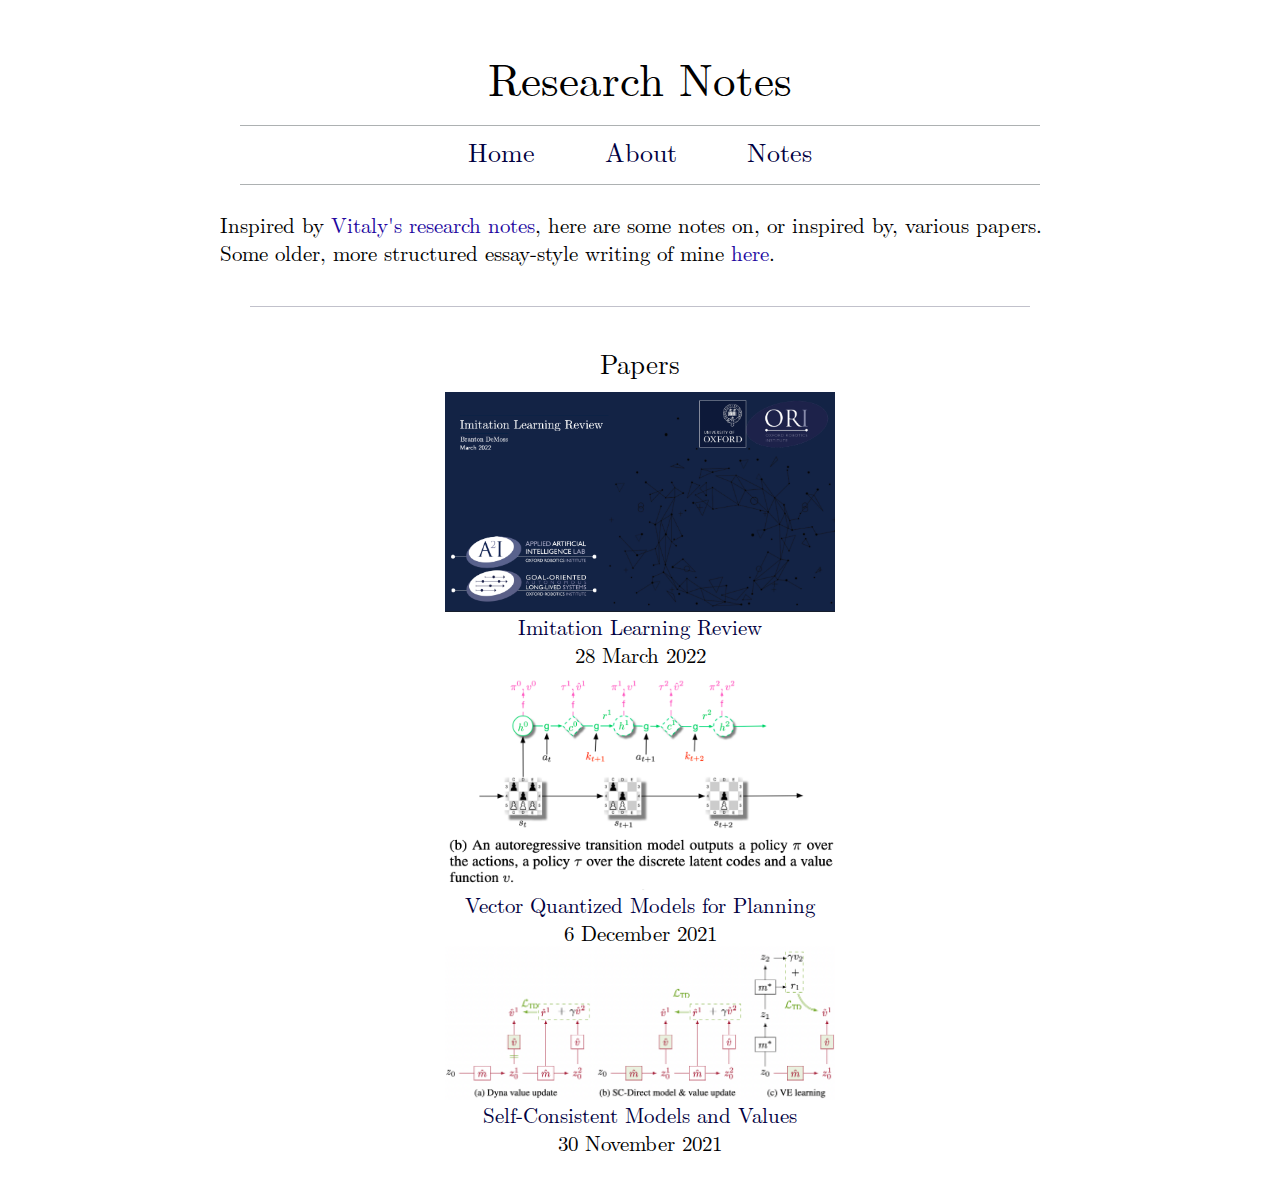
<file: index.html>
<!DOCTYPE html>
<html>
  <head>

    <link rel="icon" type="image/png" href="https://users.ox.ac.uk/~exet4231/icons/favicon-16x16.png" sizes="16x16"/>
      <link rel="icon" type="image/png" href="https://users.ox.ac.uk/~exet4231/icons/favicon-32x32.png" sizes="32x32"/>

    <meta name="theme-color" content="#44687d" />
    <meta charset="UTF-8"/>
    <title>Branton DeMoss's Research Page</title>
    <link href="notes.css" rel="stylesheet" type="text/css">
  </head>
<body>

<div id="wrapper"> 

  <div id="header"> 
	
    <div class="top_banner">
      <h1 style="text-align:center">Research Notes</h1>
	  <br>

	  
    </div>
 
  </div>
 

 <div class="navigation">
        <ul>
            <li><a href="../index.html">Home</a></li>
            <li><a href="../about.html">About</a></li>
            <li><a href="index.html">Notes</a></li>
            </li>
        </ul>
    </div>

  <div id="page_content">
<div class="intro">

  <p>Inspired by <a href='https://www.notion.so/Paper-Notes-by-Vitaly-Kurin-97827e14e5cd4183815cfe3a5ecf2f4c'>Vitaly's research notes</a>, here are some notes on, or inspired by, various papers. Some older, more structured essay-style writing of mine  <a href='https://brantondemoss.com/writing/'>here</a>.
	  </p>

        <br>
        </div>

<div class="links">

<hr>
<br>
        
<h2>Papers</h2>


<p>
  <a href="./ImitationLearning.pdf">
    <img src="./imlearnscreenshot.png"/>
    <p style="display: block; text-align: center;
              max-width: 80%; margin-left: 10%; \
              padding-left: 0px;">
      Imitation Learning Review</a></br> 28 March 2022
    </p>
</p>

<p>
  <a href="./vqm">
    <img src="vqm/vqpath.png"/>
    <p style="display: block; text-align: center;
              max-width: 80%; margin-left: 10%; \
              padding-left: 0px;">
      Vector Quantized Models for Planning</a></br> 6 December 2021
    </p>
</p>


<p>
  <a href="./selfconsistent">
    <img src="selfconsistent/self-cons.png"/>
		  <p style="display: block; text-align: center; max-width: 80%; margin-left: 10%; padding-left: 0px;">
		Self-Consistent Models and Values</a></br> 30 November 2021</p>
        </p>
    </div>

</div>

<br> 
</body></html>
</file>
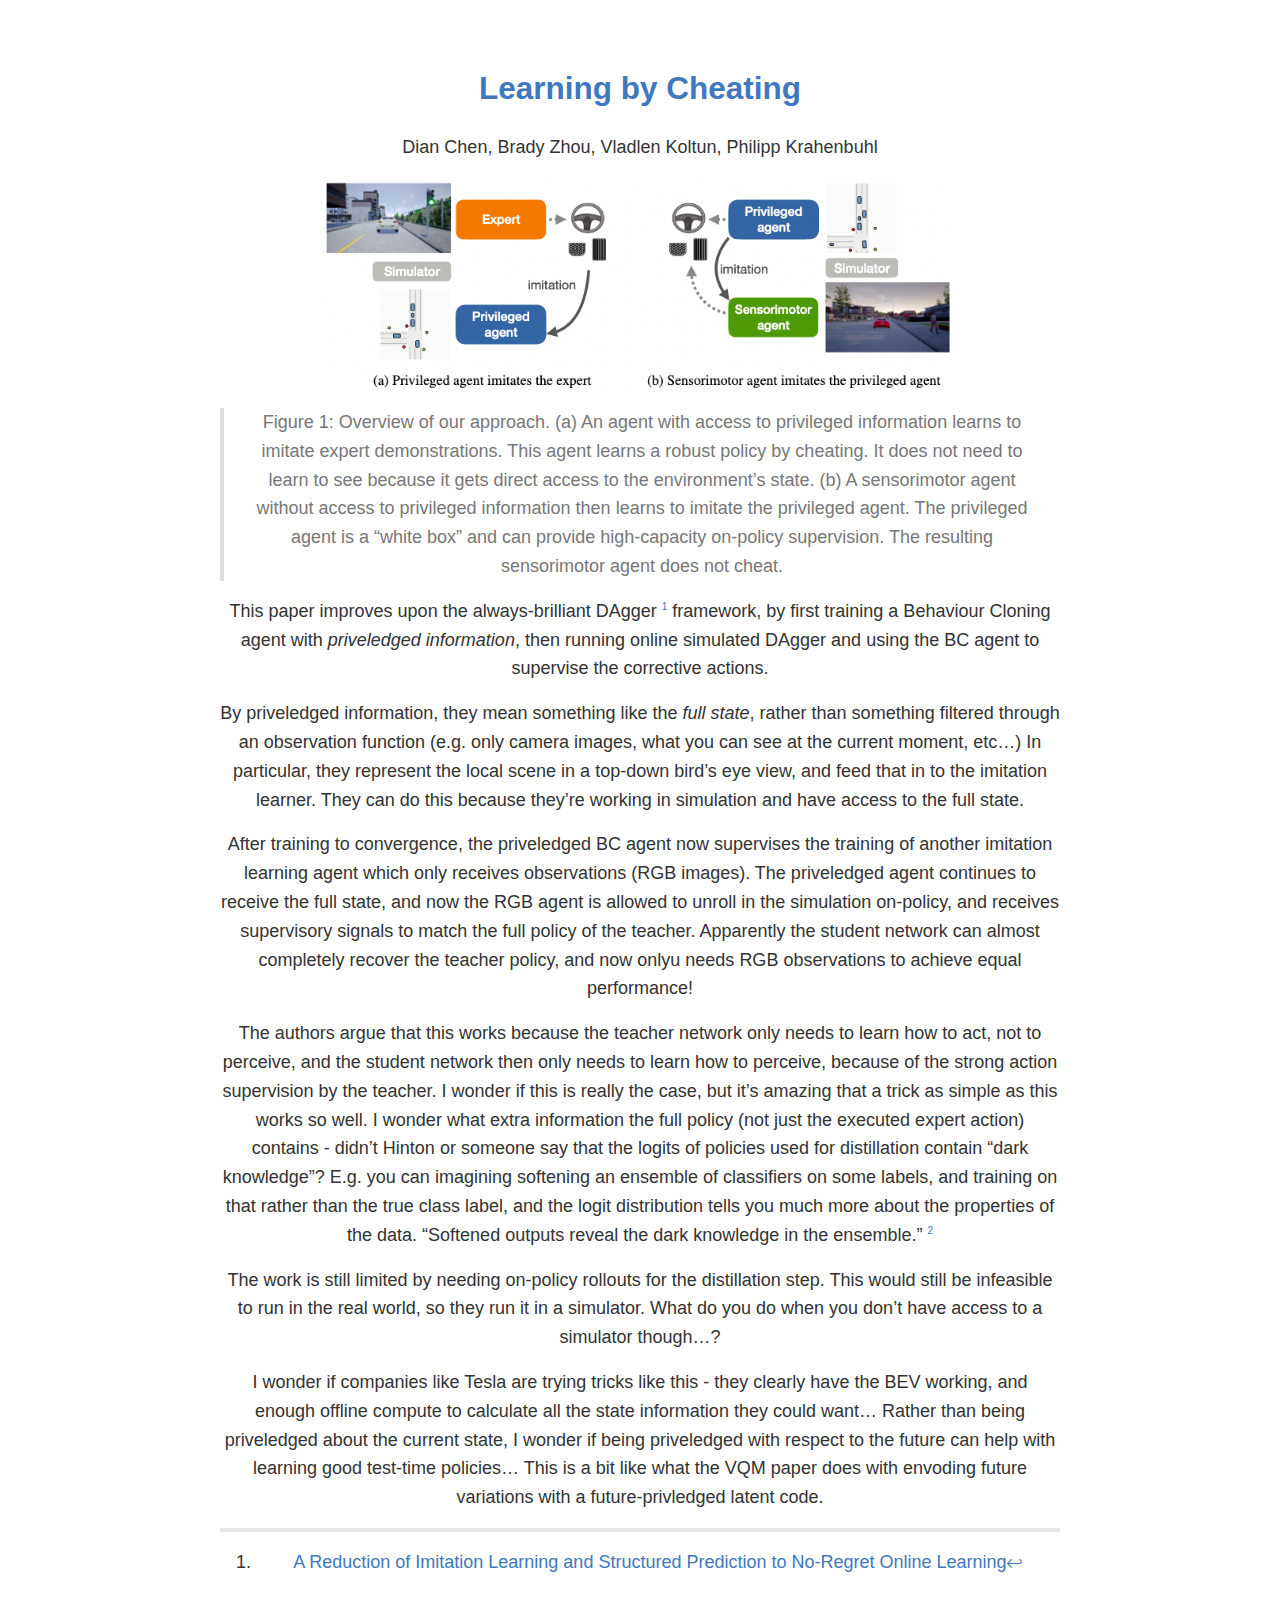
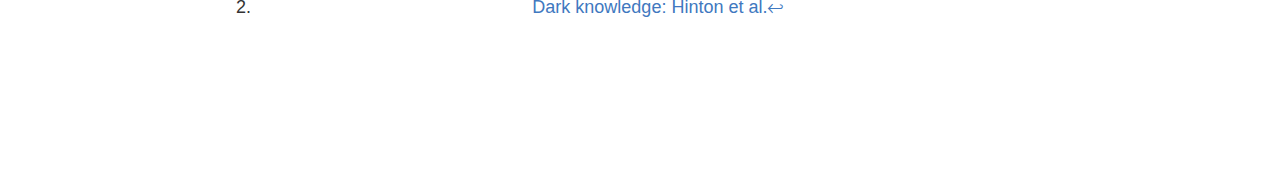
<file: cheating/index.html>
<!DOCTYPE html>
<html xmlns="http://www.w3.org/1999/xhtml" lang="en" xml:lang="en">
<head>
  <meta charset="utf-8" />
  <meta name="generator" content="pandoc" />
  <meta name="viewport" content="width=device-width, initial-scale=1.0, user-scalable=yes" />
  <title>Learning by Cheating</title>
  <style>
    code{white-space: pre-wrap;}
    span.smallcaps{font-variant: small-caps;}
    span.underline{text-decoration: underline;}
    div.column{display: inline-block; vertical-align: top; width: 50%;}
    div.hanging-indent{margin-left: 1.5em; text-indent: -1.5em;}
    ul.task-list{list-style: none;}
  </style>
  <link rel="stylesheet" href="style.css" />
  <!--[if lt IE 9]>
    <script src="//cdnjs.cloudflare.com/ajax/libs/html5shiv/3.7.3/html5shiv-printshiv.min.js"></script>
  <![endif]-->
</head>
<body>
<header id="title-block-header">
<h1 class="title"><a
href="http://proceedings.mlr.press/v100/chen20a/chen20a.pdf">Learning by
Cheating</a></h1>
</header>
<center>
<p>Dian Chen, Brady Zhou, Vladlen Koltun, Philipp Krahenbuhl</p>
<p><img src="cheating.png" /></p>
<blockquote>
<p>Figure 1: Overview of our approach. (a) An agent with access to
privileged information learns to imitate expert demonstrations. This
agent learns a robust policy by cheating. It does not need to learn to
see because it gets direct access to the environment’s state. (b) A
sensorimotor agent without access to privileged information then learns
to imitate the privileged agent. The privileged agent is a “white box”
and can provide high-capacity on-policy supervision. The resulting
sensorimotor agent does not cheat.</p>
</blockquote>
<p>This paper improves upon the always-brilliant DAgger <a href="#fn1"
class="footnote-ref" id="fnref1" role="doc-noteref"><sup>1</sup></a>
framework, by first training a Behaviour Cloning agent with
<em>priveledged information</em>, then running online simulated DAgger
and using the BC agent to supervise the corrective actions.</p>
<p>By priveledged information, they mean something like the <em>full
state</em>, rather than something filtered through an observation
function (e.g. only camera images, what you can see at the current
moment, etc…) In particular, they represent the local scene in a
top-down bird’s eye view, and feed that in to the imitation learner.
They can do this because they’re working in simulation and have access
to the full state.</p>
<p>After training to convergence, the priveledged BC agent now
supervises the training of another imitation learning agent which only
receives observations (RGB images). The priveledged agent continues to
receive the full state, and now the RGB agent is allowed to unroll in
the simulation on-policy, and receives supervisory signals to match the
full policy of the teacher. Apparently the student network can almost
completely recover the teacher policy, and now onlyu needs RGB
observations to achieve equal performance!</p>
<p>The authors argue that this works because the teacher network only
needs to learn how to act, not to perceive, and the student network then
only needs to learn how to perceive, because of the strong action
supervision by the teacher. I wonder if this is really the case, but
it’s amazing that a trick as simple as this works so well. I wonder what
extra information the full policy (not just the executed expert action)
contains - didn’t Hinton or someone say that the logits of policies used
for distillation contain “dark knowledge”? E.g. you can imagining
softening an ensemble of classifiers on some labels, and training on
that rather than the true class label, and the logit distribution tells
you much more about the properties of the data. “Softened outputs reveal
the dark knowledge in the ensemble.” <a href="#fn2" class="footnote-ref"
id="fnref2" role="doc-noteref"><sup>2</sup></a></p>
<p>The work is still limited by needing on-policy rollouts for the
distillation step. This would still be infeasible to run in the real
world, so they run it in a simulator. What do you do when you don’t have
access to a simulator though…?</p>
<p>I wonder if companies like Tesla are trying tricks like this - they
clearly have the BEV working, and enough offline compute to calculate
all the state information they could want… Rather than being priveledged
about the current state, I wonder if being priveledged with respect to
the future can help with learning good test-time policies… This is a bit
like what the VQM paper does with envoding future variations with a
future-privledged latent code.</p>
<section class="footnotes footnotes-end-of-document"
role="doc-endnotes">
<hr />
<ol>
<li id="fn1" role="doc-endnote"><p><a
href="https://www.cs.cmu.edu/~sross1/publications/Ross-AIStats11-NoRegret.pdf">A
Reduction of Imitation Learning and Structured Prediction to No-Regret
Online Learning</a><a href="#fnref1" class="footnote-back"
role="doc-backlink">↩︎</a></p></li>
<li id="fn2" role="doc-endnote"><p><a
href="https://www.ttic.edu/dl/dark14.pdf">Dark knowledge: Hinton et
al.</a><a href="#fnref2" class="footnote-back"
role="doc-backlink">↩︎</a></p></li>
</ol>
</section>
</body>
</html>
</file>
<file: cheating/style.css>
@font-face {
  font-family: octicons-link;
  src: url([data-uri]) format('woff');
}

body {
  -webkit-text-size-adjust: 100%;
  text-size-adjust: 100%;
  color: #333;
  font-family: "Helvetica Neue", Helvetica, "Segoe UI", Arial, freesans, sans-serif, "Apple Color Emoji", "Segoe UI Emoji", "Segoe UI Symbol";
  font-size: 18px;
  line-height: 1.6;
  word-wrap: break-word;
  width: 900px;
  max-width: 99%;
  box-sizing: border-box;
  padding: 30px 30px 8rem 30px;
  margin-left: auto;
  margin-right: auto;
}

body a {
  background-color: transparent;
}

body a:active,
body a:hover {
  outline: 0;
}

body strong {
  font-weight: bold;
}

body h1 {
  font-size: 2em;
  margin: 0.67em 0;
  text-align-last: center; 
}

body img {
  border: 0;
}

body hr {
  box-sizing: content-box;
  height: 0;
}

body sup { font-size: 10px;}

body pre {
  overflow: auto;
}

body code,
body kbd,
body pre {
  font-family: monospace, monospace;
  font-size: 1em;
}

body input {
  color: inherit;
  font: inherit;
  margin: 0;
}

body html input[disabled] {
  cursor: default;
}

body input {
  line-height: normal;
}

body input[type="checkbox"] {
  box-sizing: border-box;
  padding: 0;
}

body table {
  border-collapse: collapse;
  border-spacing: 0;
}

body td,
body th {
  padding: 0;
}

body * {
  box-sizing: border-box;
}

body input {
  font: 13px / 1.4 Helvetica, arial, nimbussansl, liberationsans, freesans, clean, sans-serif, "Apple Color Emoji", "Segoe UI Emoji", "Segoe UI Symbol";
}

body a {
  color: #4078c0;
  text-decoration: none;
}

body a:hover,
body a:active {
  text-decoration: underline;
}

body hr {
  height: 0;
  margin: 15px 0;
  overflow: hidden;
  background: transparent;
  border: 0;
  border-bottom: 1px solid #ddd;
}

body hr:before {
  display: table;
  content: "";
}

body hr:after {
  display: table;
  clear: both;
  content: "";
}

body h1,
body h2,
body h3,
body h4,
body h5,
body h6 {
  margin-top: 15px;
  margin-bottom: 15px;
  line-height: 1.1;
}

body h1 {
  font-size: 30px;
}

body h2 {
  font-size: 21px;
}

body h3 {
  font-size: 16px;
}

body h4 {
  font-size: 14px;
}

body h5 {
  font-size: 12px;
}

body h6 {
  font-size: 11px;
}

body blockquote {
  margin: 0;
}

body ul,
body ol {
  padding: 0;
  margin-top: 0;
  margin-bottom: 0;
}

body ol ol,
body ul ol {
  list-style-type: lower-roman;
}

body ul ul ol,
body ul ol ol,
body ol ul ol,
body ol ol ol {
  list-style-type: lower-alpha;
}

body dd {
  margin-left: 0;
}

body code {
  font-family: Consolas, "Liberation Mono", Menlo, Courier, monospace;
  font-size: 12px;
}

body pre {
  margin-top: 0;
  margin-bottom: 0;
  font: 12px Consolas, "Liberation Mono", Menlo, Courier, monospace;
}

body .select::-ms-expand {
  opacity: 0;
}

body .octicon {
  font: normal normal normal 16px/1 octicons-link;
  display: inline-block;
  text-decoration: none;
  text-rendering: auto;
  -webkit-font-smoothing: antialiased;
  -moz-osx-font-smoothing: grayscale;
  -webkit-user-select: none;
  -moz-user-select: none;
  -ms-user-select: none;
  user-select: none;
}

body .octicon-link:before {
  content: '\f05c';
}

body:before {
  display: table;
  content: "";
}

body:after {
  display: table;
  clear: both;
  content: "";
}

body>*:first-child {
  margin-top: 0 !important;
}

body>*:last-child {
  margin-bottom: 0 !important;
}

body a:not([href]) {
  color: inherit;
  text-decoration: none;
}

body .anchor {
  display: inline-block;
  padding-right: 2px;
  margin-left: -18px;
}

body .anchor:focus {
  outline: none;
}

body h1,
body h2,
body h3,
body h4,
body h5,
body h6 {
  margin-top: 1em;
  margin-bottom: 16px;
  font-weight: bold;
  line-height: 1.4;
}

body h1 .octicon-link,
body h2 .octicon-link,
body h3 .octicon-link,
body h4 .octicon-link,
body h5 .octicon-link,
body h6 .octicon-link {
  color: #000;
  vertical-align: middle;
  visibility: hidden;
}

body h1:hover .anchor,
body h2:hover .anchor,
body h3:hover .anchor,
body h4:hover .anchor,
body h5:hover .anchor,
body h6:hover .anchor {
  text-decoration: none;
}

body h1:hover .anchor .octicon-link,
body h2:hover .anchor .octicon-link,
body h3:hover .anchor .octicon-link,
body h4:hover .anchor .octicon-link,
body h5:hover .anchor .octicon-link,
body h6:hover .anchor .octicon-link {
  visibility: visible;
}

body h1 {
  padding-bottom: 0.3em;
  font-size: 1.75em;
  line-height: 1.2;
}

body h1 .anchor {
  line-height: 1;
}

body h2 {
  padding-bottom: 0.3em;
  font-size: 1.5em;
  line-height: 1.225;
}

body h2 .anchor {
  line-height: 1;
}

body h3 {
  font-size: 1.25em;
  line-height: 1.43;
}

body h3 .anchor {
  line-height: 1.2;
}

body h4 {
  font-size: 1em;
}

body h4 .anchor {
  line-height: 1.2;
}

body h5 {
  font-size: 1em;
}

body h5 .anchor {
  line-height: 1.1;
}

body h6 {
  font-size: 1em;
  color: #777;
}

body h6 .anchor {
  line-height: 1.1;
}

body p,
body blockquote,
body ul,
body ol,
body dl,
body table,
body pre {
  margin-top: 0;
  margin-bottom: 16px;
}

body hr {
  height: 4px;
  padding: 0;
  margin: 16px 0;
  background-color: #e7e7e7;
  border: 0 none;
}

body ul,
body ol {
  padding-left: 2em;
}

body ul ul,
body ul ol,
body ol ol,
body ol ul {
  margin-top: 0;
  margin-bottom: 0;
}

body li>p {
  margin-top: 16px;
}

body dl {
  padding: 0;
}

body dl dt {
  padding: 0;
  margin-top: 16px;
  font-size: 1em;
  font-style: italic;
  font-weight: bold;
}

body dl dd {
  padding: 0 16px;
  margin-bottom: 16px;
}

body blockquote {
  padding: 0 15px;
  color: #777;
  border-left: 4px solid #ddd;
}

body blockquote>:first-child {
  margin-top: 0;
}

body blockquote>:last-child {
  margin-bottom: 0;
}

body table {
  display: block;
  width: 100%;
  margin-left: 25%;
  overflow: auto;
  word-break: normal;
  word-break: keep-all;
}

video {
autosize: true
}

body table th {
  font-weight: bold;
}

body table th,
body table td {
  padding: 6px 13px;
  border: 1px solid #ddd;
}

body table tr {
  background-color: #fff;
  border-top: 1px solid #ccc;
}

body table tr:nth-child(2n) {
  background-color: #f8f8f8;
}

body img {
  max-width: 75%;
  display: block; 
  margin-left: auto; 
  margin-right: auto;
  box-sizing: content-box;
  background-color: #fff;
}

img + em { display: block; text-align: center; max-width: 80%; margin-left: 10%; padding-left: 0px;}

table + em {display: block; text-align: center;}

body code {
  padding: 0;
  padding-top: 0;
  padding-bottom: 0;
  margin: 0;
  font-size: 85%;
  background-color: rgba(0,0,0,0.04);
  border-radius: 3px;
}

body code:before,
body code:after {
  letter-spacing: -0.2em;
  content: "\00a0";
}

body pre>code {
  padding: 0;
  margin: 0;
  font-size: 100%;
  word-break: normal;
  white-space: pre;
  background: transparent;
  border: 0;
}

body .highlight {
  margin-bottom: 16px;
}

body .highlight pre,
body pre {
  padding: 16px;
  overflow: auto;
  font-size: 85%;
  line-height: 1.45;
  background-color: #f7f7f7;
  border-radius: 3px;
}

.sourceCode {
  background-color: #f7f7f7;
}

body .highlight pre {
  margin-bottom: 0;
  word-break: normal;
}

body pre {
  word-wrap: normal;
}

body pre code {
  display: inline;
  max-width: initial;
  padding: 0;
  margin: 0;
  overflow: initial;
  line-height: inherit;
  word-wrap: normal;
  background-color: transparent;
  border: 0;
}

body pre code:before,
body pre code:after {
  content: normal;
}

body kbd {
  display: inline-block;
  padding: 3px 5px;
  font-size: 11px;
  line-height: 10px;
  color: #555;
  vertical-align: middle;
  background-color: #fcfcfc;
  border: solid 1px #ccc;
  border-bottom-color: #bbb;
  border-radius: 3px;
  box-shadow: inset 0 -1px 0 #bbb;
}

body .pl-c {
  color: #969896;
}

body .pl-c1,
body .pl-s .pl-v {
  color: #0086b3;
}

body .pl-e,
body .pl-en {
  color: #795da3;
}

body .pl-s .pl-s1,
body .pl-smi {
  color: #333;
}

body .pl-ent {
  color: #63a35c;
}

body .pl-k {
  color: #a71d5d;
}

body .pl-pds,
body .pl-s,
body .pl-s .pl-pse .pl-s1,
body .pl-sr,
body .pl-sr .pl-cce,
body .pl-sr .pl-sra,
body .pl-sr .pl-sre {
  color: #183691;
}

body .pl-v {
  color: #ed6a43;
}

body .pl-id {
  color: #b52a1d;
}

body .pl-ii {
  background-color: #b52a1d;
  color: #f8f8f8;
}

body .pl-sr .pl-cce {
  color: #63a35c;
  font-weight: bold;
}

body .pl-ml {
  color: #693a17;
}

body .pl-mh,
body .pl-mh .pl-en,
body .pl-ms {
  color: #1d3e81;
  font-weight: bold;
}

body .pl-mq {
  color: #008080;
}

body .pl-mi {
  color: #333;
  font-style: italic;
}

body .pl-mb {
  color: #333;
  font-weight: bold;
}

body .pl-md {
  background-color: #ffecec;
  color: #bd2c00;
}

body .pl-mi1 {
  background-color: #eaffea;
  color: #55a532;
}

body .pl-mdr {
  color: #795da3;
  font-weight: bold;
}

body .pl-mo {
  color: #1d3e81;
}

body kbd {
  display: inline-block;
  padding: 3px 5px;
  font: 11px Consolas, "Liberation Mono", Menlo, Courier, monospace;
  line-height: 10px;
  color: #555;
  vertical-align: middle;
  background-color: #fcfcfc;
  border: solid 1px #ccc;
  border-bottom-color: #bbb;
  border-radius: 3px;
  box-shadow: inset 0 -1px 0 #bbb;
}

body .task-list-item {
  list-style-type: none;
}

body .task-list-item+.task-list-item {
  margin-top: 3px;
}

body .task-list-item input {
  margin: 0 0.35em 0.25em -1.6em;
  vertical-align: middle;
}

body :checked+.radio-label {
  z-index: 1;
  position: relative;
  border-color: #4078c0;
}
.title {
    display:flex;
    justify-content:center;
}
</file>
<file: notes.css>
/* General Reset */
html, body, div, span, applet, object, iframe, h1, h2, h3, h4, h5, h6, p, blockquote, pre, a, abbr, acronym, address, big, cite, code, del, dfn, em, font, img, ins, kbd, q, s, samp, small, strike, strong, sub, sup, tt, var, b, u, i, center, dl, dt, dd, ol, ul, li, fieldset, form, label, legend, table, caption, tbody, tfoot, thead, tr, th, td, hr, button {
	margin:0;
	padding:0;
	border:0;
	outline:0;
	font-size:100%;
	vertical-align:baseline;
	background:none;
}

/* Latin Modern (LaTeX default) font */

@font-face {
	font-family: 'Latin Modern Roman';
	font-weight: normal;
	font-style: normal;
    src: url([data-uri]) format('woff2');
}

@font-face {
	font-family: 'Latin Modern Roman';
	font-weight: bold;
	font-style: normal;
    src: url([data-uri]) format('woff2');
}

@font-face {
	font-family: 'Latin Modern Roman';
	font-weight: normal;
	font-style: italic;
    src: url([data-uri]) format('woff2');
}

.videos > video{
    display: inline;
    margin: 0px;
    padding: 10px;
}

.videos {
    font-size: 0;
}

:root {
    --titleColor: #113e5d;
    --titleColor:black;
    /* --titleColor:  rgb(121, 0, 0); */
  
    --subtitleColor: black;
    
  
    --textColor:#113e5d;
    --textColor: rgb(121, 0, 0);
    --textColor:rgb(0, 0, 0);
    /* --textColor: black; */
    --textBorderColor: rgb(255, 255, 255);
    --textBackgroundColor: rgb(255, 255, 255);
    --backgroundColor: white;
  
    /*
    --navbarBackgroundColor: rgb(255, 246, 215);
    --navbarBorderColor: rgba(82, 255, 212, 0.609);
    --navbarStripeColor: #e88cffc9; */
    
  --navbarBackgroundColor: white;
  --navbarBorderColor: white;
  --navbarStripeColor: rgb(129, 129, 129);
  
  /*
    --titleBackgroundColor: #cfc;
    --titleStripeColor: #45ccee;
    */
    --titleBackgroundColor: white;
    --titleStripeColor: rgb(129, 129, 129);
  
    /* MIT RED */
    /* --linkColor: rgb(121, 0, 0);rgb(23, 21, 114); */
    /* --linkColor:rgb(121, 0, 0); */
    --linkColor:rgb(0, 0, 0);
    --linkColor: rgb(1, 0, 65);
    
    /* --linkColor:#113e5d;
    --linkColor:black; */
    --linkHoverColor: #7700b3;
    /* --linkHoverColor: rgb(2, 0, 116); */
  }

ol, ul {
	list-style-type:none;
}

h1, h2, h3, h4, h5, h6, li {
    line-height:100%;
    /* font-weight: bold; */
    /* font-style:italic: */
}

blockquote, q {
	quotes:none;
}

q:before, q:after {
	content:"";
}

input, textarea, select {
    /* font:12px Arial, Helvetica, sans-serif; */
    font: 16px 'Latin Modern Roman', serif; /* this does nothing */
	vertical-align:middle;
	padding:0;
	margin:0;
}

textarea {
	overflow:auto;
	resize:none;
}

body {
	margin:0px;
	padding:0px;
	font-size:18px; /* this does nothing */
	line-height:28px;
	color:var(--textColor);
	background-color:#FFFFFF;
    /* font-family:Georgia, "Times New Roman", Times, serif; */
    font-family: 'Latin Modern Roman', serif;

}

h1, h2, h3, h4, h5, h6 {
	font-weight:normal;
}

h1 {
	font-size:39px;
	margin-bottom:10px;
}

h2 {
    font-size:27px;
    text-align:center;
    margin-bottom:15px;
}

h3 {
	font-size:22px;
    margin-bottom:10px;
    text-align:center
}

h4 {
	font-size:16px;
	margin-bottom:10px;
}

h5 {
	font-size:14px;
	margin-bottom:10px;
}

h6 {
	font-size:12px;
	margin-bottom:10px;
}

	/*  links
	******************************/
	a {color: var(--linkColor);text-decoration: none;}
	a:hover {color: var(--linkHoverColor);text-decoration: underline;}

	/*  superscript and subscript
	******************************/
	sup, sub {vertical-align: baseline;position: relative;top: -0.4em;}
	sub { top: 0.4em; }
	
	/*  lists
	******************************/
	ul, ol {padding:0;margin:0;}
	ul li {list-style-type:disc;}
	ol li {list-style-type:decimal;}
	ul li,
	ol li {font-size: 19px; line-height: 20px;margin: 0 0 10px 15px;}

	/*  horizontal lines
	******************************/
    hr {border-bottom: 1px solid #C1C1CB;margin:5px 0;padding:0;height:2px;width:100%; margin-bottom:15px;}


.clear {
	clear:both;
}

.left {
	float:left;
}

.right {
	float:right;
}

#wrapper {
	width:1000px;
	margin:0 auto;
	padding:0px 0 0px 0;
}

/*----start header----*/
#header {
	padding:30px 180px 30px;
}

#header .top_banner{
		
	height:50px;
	padding: 10px 10px 5px;
    /* border:#496033 solid 2px; */
    /* background: repeating-linear-gradient(
      135deg,
      white,
      white 4px,
      var(--navbarStripeColor) 6px,
      var(--navbarStripeColor)  6px
    ); */
}

#header h1{
	color:var(--titleColor);
    margin:5px;
    padding: 10px;
    /* font-family: 'Noto Sans KR', sans-serif; */
    font-family: 'Latin Modern Roman', sans-serif;
    /* font-family: "Computer Modern", sans-serif; */
    font-size: 45px;
    padding:10px 5px 5px;
    background: white;
}

#header h1 a {
	color:#000000;
	text-decoration: none;
}

#header h1 a:hover {
	text-decoration: none;
}

#header p{
	font-size:16px;
	margin-left:1px;
	color:#000000;
    /* font-family:Georgia, "Times New Roman", Times, serif; */
    font-family: 'Latin Modern Roman', serif;

}

.navigation{
    margin:0px 100px 20px 100px;
    border-top:#adb1b2 solid 1px;
	border-bottom:#adb1b2 solid 1px;
    padding:15px 5px;
    text-align:center;
	background: #ffffff;
}

.navigation ul{
	margin:0px;
	padding:0px;
}

.navigation ul li{
	margin:0px;
	padding:0px 32px;
	display:inline;
	font-size:26px;
    list-style-type:none;
    text-align:center;
	border-right:#868B8F 2px;
}

.navigation ul li a{
    color:#03314b;
    color:#000000;
    color:var(--linkColor);
	text-decoration:none;
}

.navigation ul li a:hover{
    text-decoration:underline;
    color: var(--linkHoverColor);
}

.navigation ul li:last-child {
	border-right:none;
}
/*----end header----*/


/*----start page content----*/

#page_content .center_section{
    width: 900px;
}

#page_content .right_section{
	width:650px;
	float:right;
}

#page_content .right_section .top_content{
	padding:15px 0 0px 0;
}

#page_content .right_section .top_content .column_one{
	width:250px;
	float:left;
	margin-bottom:20px;
}

#page_content .right_section .top_content .column_two{
	width:250px;
	float:right;
	margin-bottom:20px;
}

.intro{
    padding:5px 20px;
    margin:0px 60px;
    font-size:21px;
}

.intro a{
    color:#2307a0;
}

.intro ul li a{
    color:#2307a0;
}

.links{
    padding:0px 20px;
    margin:0px 90px;
    font-size:21px;
}

.art_content{
    padding: 0px 100px;
    position:absolute;
    left:0;
    right:0;
    font-size:21px;
    text-align:center;
}

.border_left{
	border-left:#6e7678 dotted 1px;
	padding-left:20px;
}

.border_none{
	border:none!important;
	margin:0px!important;
}

.left_side_bar{
    width:275px;
    margin-top: 50px;
	margin-bottom:10px;
	float:left;
}

.left_side_bar h1{
	font-size:30px;
	padding:0 0 0 35px;
	margin-bottom:15px;
	color:#1b0400;
}

.left_side_bar .col_1{
	padding:0px 0 20px 0;
}

.left_side_bar .col_1 .box{
	padding:10px 15px 5px;
    /* border:#A1A9AB solid 2px; */
    background: repeating-linear-gradient(
      135deg,
      white,
      white 4px,
      var(--navbarStripeColor) 6px,
      var(--navbarStripeColor)  6px
    );
}

.left_side_bar .col_1 .box ul{
	margin:0px;
	padding:0px;
}

.left_side_bar .col_1 .box ul li{
	margin:0px 0px 8px;
    padding:0px 0px 0px 20px;
    /* font-family: 'Noto Sans KR', sans-serif; */
    font-family: 'Latin Modern Roman', serif;
    margin: 1em 0;
    padding: .7em;
	font-size:25px;
	list-style-type:none;
	background:rgb(255, 255, 255);
}

.left_side_bar .col_1 .box ul li a{
	color:var(--linkColor);
	text-decoration:none;
}

.left_side_bar .col_1 .box ul li a:hover{
	color:var(--linkHoverColor);
	text-decoration:none;
}

body img {
  max-width: 50%;
  display: block;
  margin-left: auto;
  margin-right: auto;
  box-sizing: content-box;
  background-color: #fff;
}

IMG.displayed {
    display: block;
    margin-left: auto;
    margin-right: auto 
}

/*----end page content----*/


/*----start footer content----*/
#footer{
	clear:both;
	margin-top:18px;
	padding:15px 0 12px 0;
	height:25px;
	text-align:center;
    /* font-family:Verdana, Geneva, sans-serif; */
    font-family: 'Latin Modern Roman', serif;
 
	font-size:12px;
	line-height:19px;
	border-top:#b9bdbe solid 1px;
}

#footer a{
	color: #1B5219;
	text-decoration:none;
}

#footer a:hover{
	color: #1B5219;
	text-decoration:underline;
}

/*----end footer content----*/
</file>
